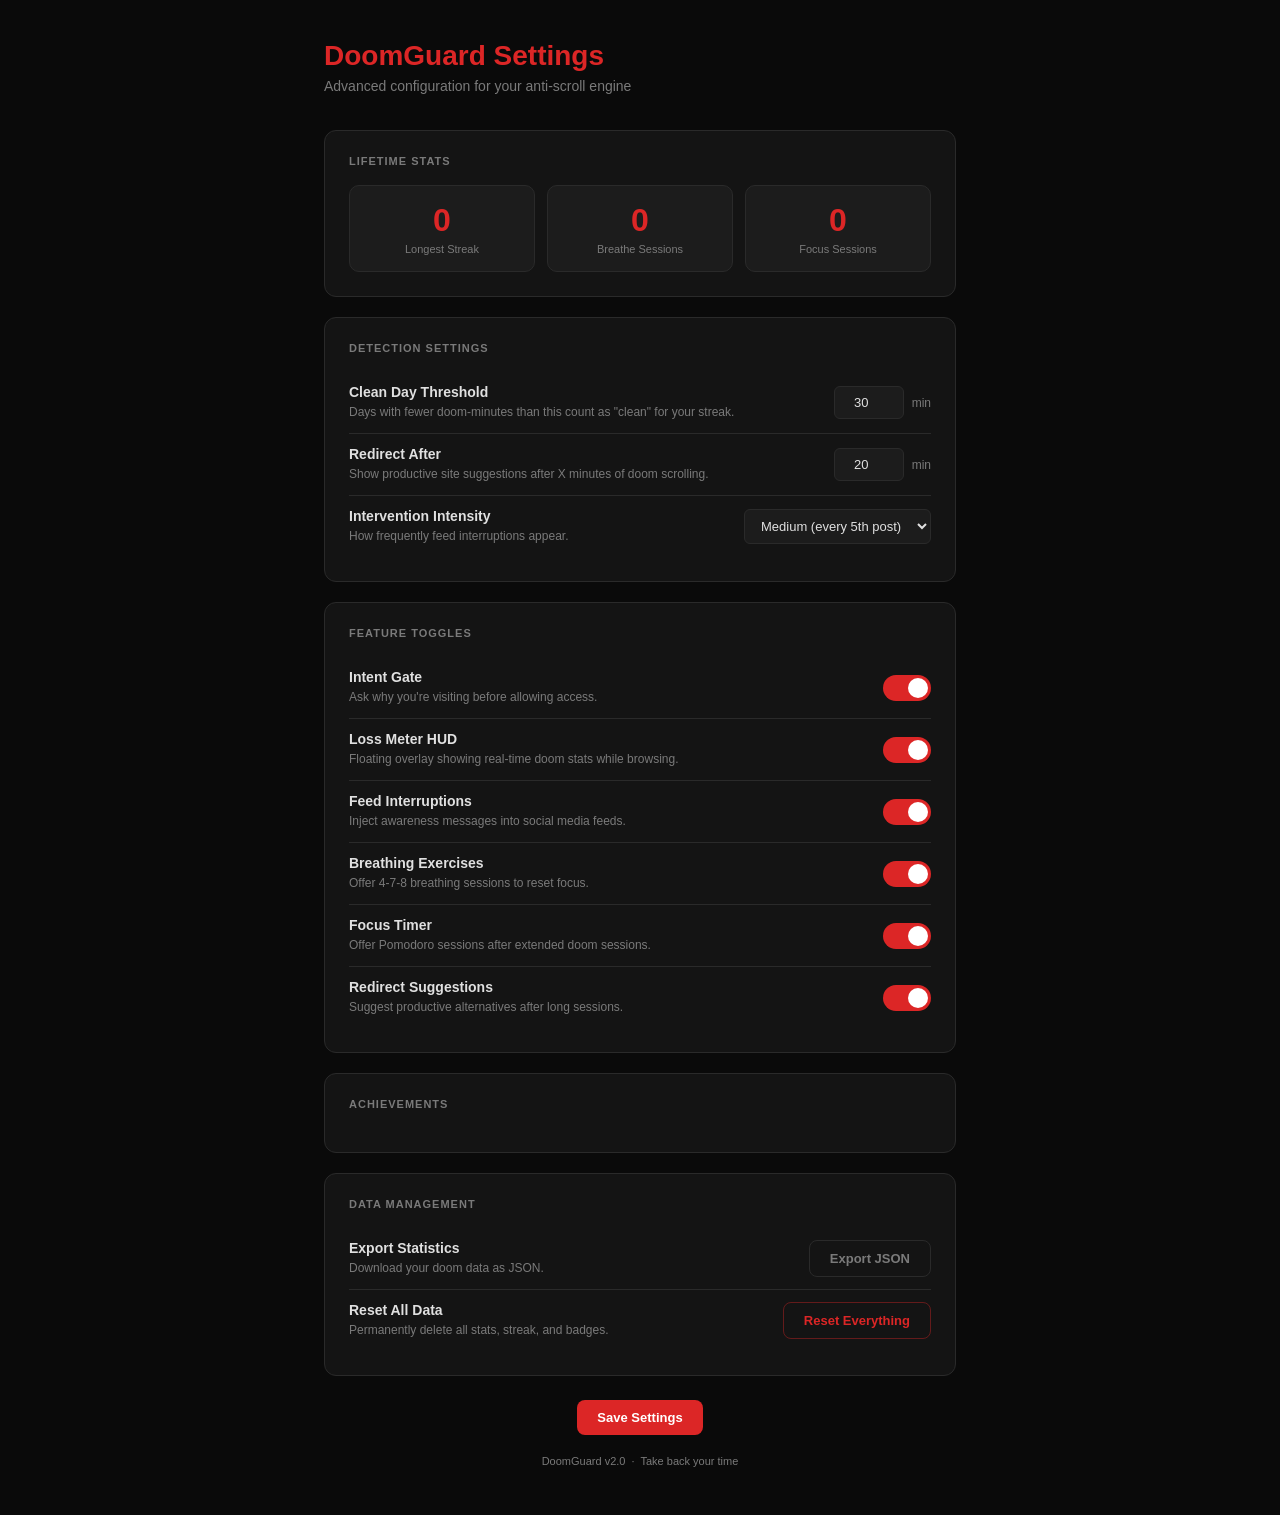
<file: extension/options.html>
<!DOCTYPE html>
<html lang="en">
<head>
  <meta charset="UTF-8">
  <title>DoomGuard – Options</title>
  <style>
    * { margin: 0; padding: 0; box-sizing: border-box; }
    :root {
      --bg: #0a0a0a; --surface: #141414; --surface-2: #1c1c1c;
      --border: #2a2a2a; --text: #e0e0e0; --muted: #7a7a7a;
      --red: #dc2626; --green: #16a34a; --orange: #ea580c;
    }
    body { background: var(--bg); color: var(--text); font-family: 'Inter', -apple-system, sans-serif; font-size: 14px; min-height: 100vh; }
    .container { max-width: 680px; margin: 0 auto; padding: 40px 24px; }
    .page-header { margin-bottom: 36px; }
    .page-header h1 { font-size: 28px; font-weight: 800; color: var(--red); margin-bottom: 6px; }
    .page-header p { color: var(--muted); font-size: 14px; }
    .section { background: var(--surface); border: 1px solid var(--border); border-radius: 12px; padding: 24px; margin-bottom: 20px; }
    .section-title { font-size: 11px; font-weight: 700; text-transform: uppercase; letter-spacing: 1px; color: var(--muted); margin-bottom: 18px; }
    .setting-row { display: flex; justify-content: space-between; align-items: center; padding: 12px 0; border-bottom: 1px solid var(--border); }
    .setting-row:last-child { border-bottom: none; }
    .setting-info h3 { font-size: 14px; font-weight: 600; color: var(--text); margin-bottom: 3px; }
    .setting-info p { font-size: 12px; color: var(--muted); max-width: 400px; line-height: 1.5; }
    .toggle-switch { position: relative; display: inline-block; width: 48px; height: 26px; flex-shrink: 0; }
    .toggle-switch input { opacity: 0; width: 0; height: 0; }
    .toggle-slider { position: absolute; cursor: pointer; inset: 0; background: var(--border); border-radius: 26px; transition: 0.3s; }
    .toggle-slider:before { content: ''; position: absolute; height: 20px; width: 20px; left: 3px; bottom: 3px; background: var(--muted); border-radius: 50%; transition: 0.3s; }
    input:checked + .toggle-slider { background: var(--red); }
    input:checked + .toggle-slider:before { background: #fff; transform: translateX(22px); }
    .btn { padding: 10px 20px; border-radius: 8px; font-size: 13px; font-weight: 600; cursor: pointer; transition: all 0.2s; }
    .btn-primary { background: var(--red); border: none; color: #fff; }
    .btn-primary:hover { background: #b91c1c; }
    .btn-danger { background: transparent; border: 1px solid rgba(220,38,38,0.4); color: var(--red); }
    .btn-danger:hover { background: rgba(220,38,38,0.1); }
    .btn-ghost { background: transparent; border: 1px solid var(--border); color: var(--muted); }
    .btn-ghost:hover { border-color: #3a3a3a; color: var(--text); }
    select { background: var(--surface-2); border: 1px solid var(--border); color: var(--text); padding: 8px 12px; border-radius: 6px; font-size: 13px; outline: none; }
    select:focus { border-color: var(--red); }
    input[type="number"], input[type="text"] { background: var(--surface-2); border: 1px solid var(--border); color: var(--text); padding: 8px 10px; border-radius: 6px; font-size: 13px; outline: none; }
    input[type="number"]:focus, input[type="text"]:focus { border-color: var(--red); }
    .badge-grid { display: grid; grid-template-columns: repeat(auto-fill, minmax(140px, 1fr)); gap: 12px; margin-top: 4px; }
    .badge-card { background: var(--surface-2); border: 1px solid var(--border); border-radius: 10px; padding: 14px; }
    .badge-card.earned { border-color: rgba(220,38,38,0.4); background: rgba(220,38,38,0.06); }
    .badge-card-icon { font-size: 11px; font-weight: 900; background: rgba(220,38,38,0.1); color: var(--red); width: 36px; height: 36px; border-radius: 50%; display: flex; align-items: center; justify-content: center; margin-bottom: 10px; }
    .badge-card.earned .badge-card-icon { box-shadow: 0 0 12px rgba(220,38,38,0.3); }
    .badge-card h4 { font-size: 13px; font-weight: 600; margin-bottom: 3px; }
    .badge-card p { font-size: 11px; color: var(--muted); line-height: 1.4; }
    .stats-grid { display: grid; grid-template-columns: repeat(3, 1fr); gap: 12px; }
    .stat-card { background: var(--surface-2); border: 1px solid var(--border); border-radius: 10px; padding: 16px; text-align: center; }
    .stat-card .big { font-size: 32px; font-weight: 800; color: var(--red); display: block; }
    .stat-card .lbl { font-size: 11px; color: var(--muted); display: block; margin-top: 4px; }
    .footer { text-align: center; color: var(--muted); font-size: 11px; padding: 20px 0 8px; }
    #save-success { color: var(--green); font-size: 12px; display: none; }
  </style>
</head>
<body>
  <div class="container">
    <div class="page-header">
      <h1>DoomGuard Settings</h1>
      <p>Advanced configuration for your anti-scroll engine</p>
    </div>

    <!-- Lifetime Stats -->
    <div class="section">
      <div class="section-title">Lifetime Stats</div>
      <div class="stats-grid" id="lifetime-stats">
        <div class="stat-card"><span class="big" id="ls-streak">0</span><span class="lbl">Longest Streak</span></div>
        <div class="stat-card"><span class="big" id="ls-breath">0</span><span class="lbl">Breathe Sessions</span></div>
        <div class="stat-card"><span class="big" id="ls-focus">0</span><span class="lbl">Focus Sessions</span></div>
      </div>
    </div>

    <!-- Detection Settings -->
    <div class="section">
      <div class="section-title">Detection Settings</div>
      <div class="setting-row">
        <div class="setting-info">
          <h3>Clean Day Threshold</h3>
          <p>Days with fewer doom-minutes than this count as "clean" for your streak.</p>
        </div>
        <div style="display:flex;align-items:center;gap:8px">
          <input type="number" id="opt-threshold" value="30" min="5" max="120" style="width:70px;text-align:center">
          <span style="color:var(--muted);font-size:12px">min</span>
        </div>
      </div>
      <div class="setting-row">
        <div class="setting-info">
          <h3>Redirect After</h3>
          <p>Show productive site suggestions after X minutes of doom scrolling.</p>
        </div>
        <div style="display:flex;align-items:center;gap:8px">
          <input type="number" id="opt-redirect-after" value="20" min="5" max="60" style="width:70px;text-align:center">
          <span style="color:var(--muted);font-size:12px">min</span>
        </div>
      </div>
      <div class="setting-row">
        <div class="setting-info">
          <h3>Intervention Intensity</h3>
          <p>How frequently feed interruptions appear.</p>
        </div>
        <select id="opt-intensity">
          <option value="light">Light (every 8th post)</option>
          <option value="medium" selected>Medium (every 5th post)</option>
          <option value="heavy">Heavy (every 3rd post)</option>
        </select>
      </div>
    </div>

    <!-- Features Toggle -->
    <div class="section">
      <div class="section-title">Feature Toggles</div>
      <div class="setting-row">
        <div class="setting-info"><h3>Intent Gate</h3><p>Ask why you're visiting before allowing access.</p></div>
        <label class="toggle-switch"><input type="checkbox" id="opt-intent-gate" checked><span class="toggle-slider"></span></label>
      </div>
      <div class="setting-row">
        <div class="setting-info"><h3>Loss Meter HUD</h3><p>Floating overlay showing real-time doom stats while browsing.</p></div>
        <label class="toggle-switch"><input type="checkbox" id="opt-loss-meter" checked><span class="toggle-slider"></span></label>
      </div>
      <div class="setting-row">
        <div class="setting-info"><h3>Feed Interruptions</h3><p>Inject awareness messages into social media feeds.</p></div>
        <label class="toggle-switch"><input type="checkbox" id="opt-interruptions" checked><span class="toggle-slider"></span></label>
      </div>
      <div class="setting-row">
        <div class="setting-info"><h3>Breathing Exercises</h3><p>Offer 4-7-8 breathing sessions to reset focus.</p></div>
        <label class="toggle-switch"><input type="checkbox" id="opt-breathing" checked><span class="toggle-slider"></span></label>
      </div>
      <div class="setting-row">
        <div class="setting-info"><h3>Focus Timer</h3><p>Offer Pomodoro sessions after extended doom sessions.</p></div>
        <label class="toggle-switch"><input type="checkbox" id="opt-focus-timer" checked><span class="toggle-slider"></span></label>
      </div>
      <div class="setting-row">
        <div class="setting-info"><h3>Redirect Suggestions</h3><p>Suggest productive alternatives after long sessions.</p></div>
        <label class="toggle-switch"><input type="checkbox" id="opt-redirect" checked><span class="toggle-slider"></span></label>
      </div>
    </div>

    <!-- Badges earned -->
    <div class="section">
      <div class="section-title">Achievements</div>
      <div class="badge-grid" id="badge-grid"><!-- Inserted by JS --></div>
    </div>

    <!-- Data Management -->
    <div class="section">
      <div class="section-title">Data Management</div>
      <div class="setting-row">
        <div class="setting-info"><h3>Export Statistics</h3><p>Download your doom data as JSON.</p></div>
        <button class="btn btn-ghost" id="export-btn">Export JSON</button>
      </div>
      <div class="setting-row">
        <div class="setting-info"><h3>Reset All Data</h3><p>Permanently delete all stats, streak, and badges.</p></div>
        <button class="btn btn-danger" id="reset-all-btn">Reset Everything</button>
      </div>
    </div>

    <div style="text-align:center;margin-top:24px;display:flex;gap:12px;justify-content:center">
      <button class="btn btn-primary" id="save-btn">Save Settings</button>
      <span id="save-success">Saved!</span>
    </div>

    <div class="footer">DoomGuard v2.0 &nbsp;·&nbsp; Take back your time</div>
  </div>

  <script src="options.js"></script>
</body>
</html>
</file>
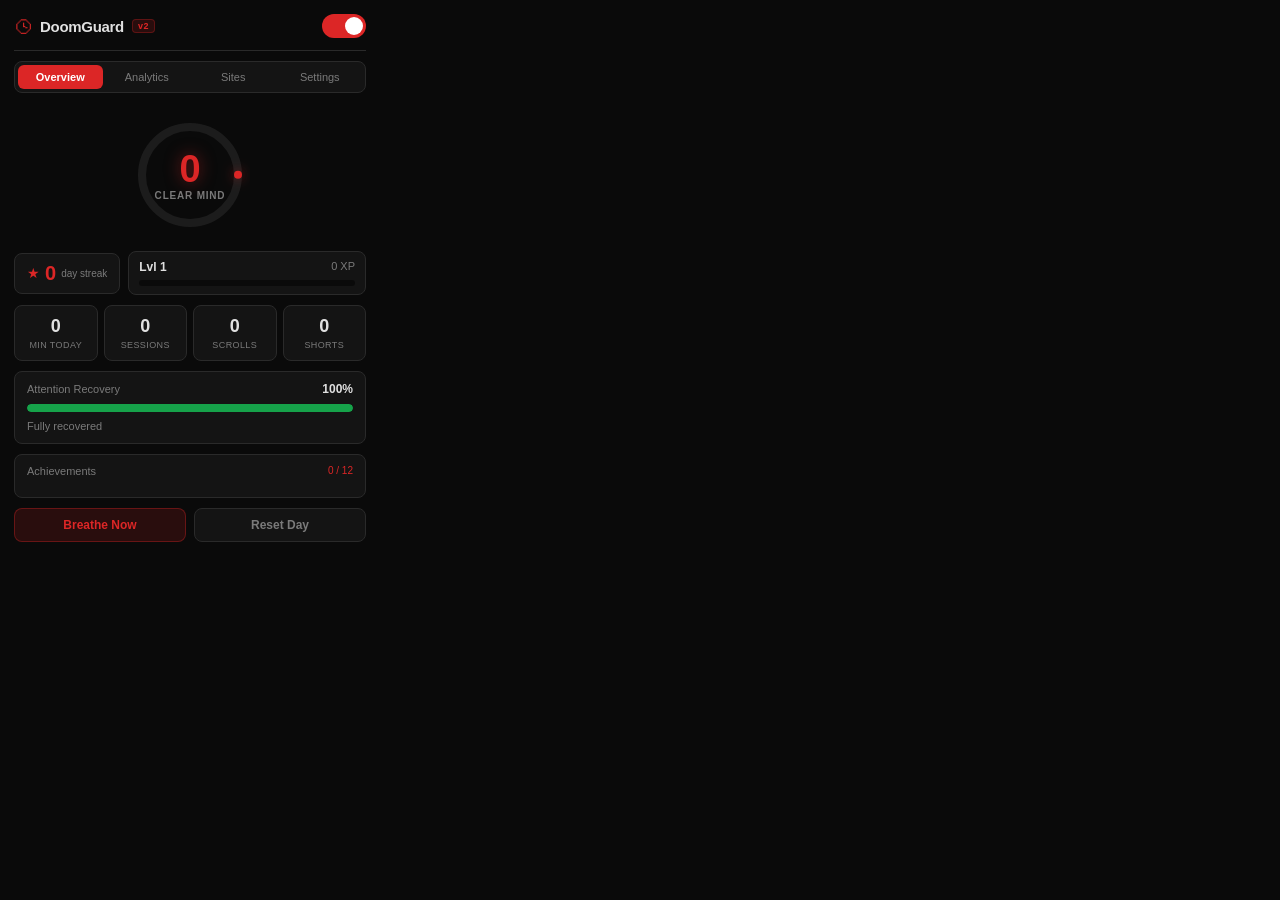
<file: extension/popup.html>
<!DOCTYPE html>
<html lang="en">
<head>
  <meta charset="UTF-8">
  <meta name="viewport" content="width=device-width, initial-scale=1.0">
  <title>DoomGuard</title>
  <link rel="stylesheet" href="css/popup.css">
</head>
<body>
  <div class="popup-container">

    <!-- Header -->
    <header class="popup-header">
      <div class="logo">
        <img src="icons/icon16.png" width="18" height="18" alt="">
        <span>DoomGuard</span>
        <span class="version-tag">v2</span>
      </div>
      <label class="toggle-switch">
        <input type="checkbox" id="enabled-toggle" checked>
        <span class="toggle-slider"></span>
      </label>
    </header>

    <!-- Tab Navigation -->
    <nav class="tab-nav">
      <button class="tab-btn active" data-tab="overview">Overview</button>
      <button class="tab-btn" data-tab="analytics">Analytics</button>
      <button class="tab-btn" data-tab="sites">Sites</button>
      <button class="tab-btn" data-tab="settings">Settings</button>
    </nav>

    <!-- ===== TAB: OVERVIEW ===== -->
    <div class="tab-content active" id="tab-overview">

      <!-- Doom Score Ring -->
      <div class="score-section">
        <div class="score-ring-container">
          <svg class="score-ring-svg" viewBox="0 0 120 120">
            <defs>
              <linearGradient id="scoreGrad" x1="0%" y1="0%" x2="100%" y2="0%">
                <stop offset="0%" stop-color="#16a34a"/>
                <stop offset="50%" stop-color="#d97706"/>
                <stop offset="100%" stop-color="#dc2626"/>
              </linearGradient>
            </defs>
            <circle class="score-ring-bg" cx="60" cy="60" r="48"/>
            <circle class="score-ring-fill" id="score-ring-fill" cx="60" cy="60" r="48"
                    stroke-dasharray="0 301" stroke-dashoffset="-75"/>
          </svg>
          <div class="score-ring-inner">
            <span class="score-big" id="doom-score-display">0</span>
            <span class="score-level-text" id="doom-level-display">Clear Mind</span>
          </div>
        </div>
      </div>

      <!-- Streak + Level row -->
      <div class="streak-level-row">
        <div class="streak-card">
          <span class="streak-fire">&#9733;</span>
          <span class="streak-num" id="streak-display">0</span>
          <span class="streak-lbl">day streak</span>
        </div>
        <div class="xp-card">
          <div class="xp-row">
            <span class="xp-lvl-label" id="xp-level-label">Lvl 1</span>
            <span class="xp-points" id="xp-points-label">0 XP</span>
          </div>
          <div class="xp-bar-track">
            <div class="xp-bar-fill" id="xp-bar-fill" style="width:0%"></div>
          </div>
        </div>
      </div>

      <!-- Today Stats 4-grid -->
      <div class="stats-grid">
        <div class="stat-card">
          <span class="stat-value" id="today-minutes">0</span>
          <span class="stat-label">min today</span>
        </div>
        <div class="stat-card">
          <span class="stat-value" id="sessions-count">0</span>
          <span class="stat-label">sessions</span>
        </div>
        <div class="stat-card">
          <span class="stat-value" id="scrolls-count">0</span>
          <span class="stat-label">scrolls</span>
        </div>
        <div class="stat-card">
          <span class="stat-value" id="shorts-count">0</span>
          <span class="stat-label">shorts</span>
        </div>
      </div>

      <!-- Attention Recovery -->
      <div class="recovery-section">
        <div class="recovery-header-row">
          <span class="recovery-label">Attention Recovery</span>
          <span class="recovery-pct" id="recovery-pct">100%</span>
        </div>
        <div class="recovery-bar">
          <div class="recovery-fill" id="recovery-fill" style="width:100%"></div>
        </div>
        <span class="recovery-info" id="recovery-time">Fully recovered</span>
      </div>

      <!-- Badges -->
      <div class="badges-section">
        <div class="badges-header">
          <span class="badges-title">Achievements</span>
          <span class="badges-count" id="badges-count">0 / 12</span>
        </div>
        <div class="badges-grid" id="badges-grid">
          <!-- Inserted by JS -->
        </div>
      </div>

      <!-- Quick Actions -->
      <div class="quick-actions">
        <button class="action-btn breathe-action" id="breathe-now-btn">Breathe Now</button>
        <button class="action-btn reset-action" id="reset-stats">Reset Day</button>
      </div>
    </div>

    <!-- ===== TAB: ANALYTICS ===== -->
    <div class="tab-content" id="tab-analytics">

      <!-- Weekly Chart -->
      <div class="analytics-card">
        <div class="analytics-card-header">
          <span>Weekly Overview</span>
          <span class="analytics-sub" id="weekly-total-label"></span>
        </div>
        <div class="chart-container" id="weekly-chart"></div>
        <div class="chart-labels">
          <span>Mon</span><span>Tue</span><span>Wed</span><span>Thu</span><span>Fri</span><span>Sat</span><span>Sun</span>
        </div>
      </div>

      <!-- Hourly Heatmap -->
      <div class="analytics-card">
        <div class="analytics-card-header">
          <span>Hourly Activity</span>
          <span class="analytics-sub" id="heatmap-worst-label"></span>
        </div>
        <div class="heatmap-grid" id="heatmap-grid"></div>
        <div class="heatmap-time-labels">
          <span>12am</span><span>6am</span><span>12pm</span><span>6pm</span><span>11pm</span>
        </div>
      </div>

      <!-- Platform Breakdown -->
      <div class="analytics-card">
        <div class="analytics-card-header">
          <span>Platform Breakdown</span>
        </div>
        <div class="platforms-list" id="platforms-list">
          <div class="no-data-msg">No session data yet</div>
        </div>
      </div>

      <!-- Best / Worst days -->
      <div class="analytics-card">
        <div class="analytics-card-header">
          <span>Best & Worst Days</span>
        </div>
        <div class="bestworst-row" id="bestworst-row">
          <div class="no-data-msg">Not enough data yet</div>
        </div>
      </div>
    </div>

    <!-- ===== TAB: SITES ===== -->
    <div class="tab-content" id="tab-sites">

      <div class="sites-section">
        <div class="sites-section-header">
          <span>Default Sites</span>
          <span class="sites-note">Toggle to disable tracking</span>
        </div>
        <div class="sites-list" id="default-sites-list">
          <!-- Inserted by JS -->
        </div>
      </div>

      <div class="sites-section">
        <div class="sites-section-header">
          <span>Custom Sites</span>
        </div>
        <div class="add-site-row">
          <input type="text" id="custom-site-input" placeholder="example.com" class="site-input" autocomplete="off">
          <button class="add-site-btn" id="add-site-btn">Add</button>
        </div>
        <div class="sites-list" id="custom-sites-list">
          <div class="no-data-msg" id="no-custom-sites">No custom sites added yet</div>
        </div>
      </div>
    </div>

    <!-- ===== TAB: SETTINGS ===== -->
    <div class="tab-content" id="tab-settings">

      <div class="settings-section">
        <div class="settings-section-title">Features</div>
        <div class="setting-item">
          <span>Intent Gate</span>
          <label class="toggle-switch small">
            <input type="checkbox" id="intent-gate-toggle" checked>
            <span class="toggle-slider"></span>
          </label>
        </div>
        <div class="setting-item">
          <span>Loss Meter / HUD</span>
          <label class="toggle-switch small">
            <input type="checkbox" id="loss-meter-toggle" checked>
            <span class="toggle-slider"></span>
          </label>
        </div>
        <div class="setting-item">
          <span>Feed Interruptions</span>
          <label class="toggle-switch small">
            <input type="checkbox" id="interruptions-toggle" checked>
            <span class="toggle-slider"></span>
          </label>
        </div>
        <div class="setting-item">
          <span>Breathing Exercises</span>
          <label class="toggle-switch small">
            <input type="checkbox" id="breathing-toggle" checked>
            <span class="toggle-slider"></span>
          </label>
        </div>
        <div class="setting-item">
          <span>Focus Timer Offers</span>
          <label class="toggle-switch small">
            <input type="checkbox" id="focus-toggle" checked>
            <span class="toggle-slider"></span>
          </label>
        </div>
        <div class="setting-item">
          <span>Redirect Suggestions</span>
          <label class="toggle-switch small">
            <input type="checkbox" id="redirect-toggle" checked>
            <span class="toggle-slider"></span>
          </label>
        </div>
        <div class="setting-item noporn-row">
          <div>
            <span class="setting-main-label">No Explicit Content</span>
            <span class="setting-sub-label">Scans &amp; blurs skin-exposed images. Blocks page on repeat detections.</span>
          </div>
          <label class="toggle-switch small">
            <input type="checkbox" id="noporn-toggle" checked>
            <span class="toggle-slider"></span>
          </label>
        </div>
      </div>

      <div class="settings-section">
        <div class="settings-section-title">Intervention Intensity</div>
        <div class="intensity-row">
          <button class="intensity-btn" data-level="light">Light</button>
          <button class="intensity-btn active" data-level="medium">Medium</button>
          <button class="intensity-btn" data-level="heavy">Heavy</button>
        </div>
        <div class="intensity-desc" id="intensity-desc">Interruptions every 5th post</div>
      </div>

      <div class="settings-section">
        <div class="settings-section-title">Clean Day Goal</div>
        <div class="threshold-row">
          <span class="threshold-label">Under</span>
          <input type="number" id="threshold-input" class="threshold-input" value="30" min="5" max="120">
          <span class="threshold-label">min = clean day</span>
        </div>
      </div>

      <div class="settings-section danger-section">
        <div class="settings-section-title">Danger Zone</div>
        <button class="danger-btn" id="reset-all-data">Reset All Data</button>
      </div>
    </div>

  </div><!-- end popup-container -->

  <script src="popup.js"></script>
</body>
</html>
</file>
<file: extension/css/popup.css>
/* DoomGuard Popup CSS v2 — Dark red neon theme */

* { margin: 0; padding: 0; box-sizing: border-box; }

:root {
  --bg: #0a0a0a;
  --surface: #141414;
  --surface-2: #1c1c1c;
  --border: #2a2a2a;
  --border-bright: #3a3a3a;
  --text: #e0e0e0;
  --text-muted: #7a7a7a;
  --red: #dc2626;
  --red-dark: #991b1b;
  --red-glow: rgba(220, 38, 38, 0.15);
  --orange: #ea580c;
  --yellow: #d97706;
  --green: #16a34a;
  --accent: #dc2626;
}

body {
  width: 380px;
  min-height: 520px;
  background: var(--bg);
  color: var(--text);
  font-family: 'Inter', -apple-system, BlinkMacSystemFont, 'Segoe UI', sans-serif;
  font-size: 13px;
  overflow-x: hidden;
}

.popup-container { padding: 14px 14px 12px; }

/* ============================================
   HEADER
   ============================================ */
.popup-header {
  display: flex;
  justify-content: space-between;
  align-items: center;
  padding-bottom: 12px;
  border-bottom: 1px solid var(--border);
  margin-bottom: 10px;
}

.logo {
  display: flex;
  align-items: center;
  gap: 8px;
  font-weight: 700;
  font-size: 15px;
  letter-spacing: -0.3px;
  color: var(--text);
}

.logo img { border-radius: 3px; }

.version-tag {
  font-size: 9px;
  font-weight: 600;
  background: var(--red-glow);
  color: var(--red);
  border: 1px solid rgba(220,38,38,0.3);
  padding: 1px 5px;
  border-radius: 4px;
  letter-spacing: 0.5px;
}

/* Toggle Switch */
.toggle-switch {
  position: relative;
  display: inline-block;
  width: 44px;
  height: 24px;
  cursor: pointer;
}
.toggle-switch.small { width: 36px; height: 20px; }
.toggle-switch input { opacity: 0; width: 0; height: 0; }
.toggle-slider {
  position: absolute; cursor: pointer; inset: 0;
  background: var(--border); border-radius: 24px;
  transition: 0.3s;
}
.toggle-slider:before {
  content: '';
  position: absolute;
  height: 18px; width: 18px;
  left: 3px; bottom: 3px;
  background: var(--text-muted);
  border-radius: 50%;
  transition: 0.3s;
}
.toggle-switch.small .toggle-slider:before { height: 14px; width: 14px; }
input:checked + .toggle-slider { background: var(--red); }
input:checked + .toggle-slider:before { background: #fff; transform: translateX(20px); }
.toggle-switch.small input:checked + .toggle-slider:before { transform: translateX(16px); }

/* ============================================
   TABS
   ============================================ */
.tab-nav {
  display: grid;
  grid-template-columns: repeat(4, 1fr);
  gap: 2px;
  background: var(--surface);
  border: 1px solid var(--border);
  border-radius: 8px;
  padding: 3px;
  margin-bottom: 12px;
}

.tab-btn {
  background: transparent;
  border: none;
  color: var(--text-muted);
  font-size: 11px;
  font-weight: 500;
  padding: 6px 4px;
  border-radius: 6px;
  cursor: pointer;
  transition: all 0.2s ease;
  text-align: center;
}
.tab-btn:hover { color: var(--text); background: var(--surface-2); }
.tab-btn.active { background: var(--red); color: #fff; font-weight: 600; }

.tab-content { display: none; }
.tab-content.active { display: block; animation: fadeUp 0.25s ease; }

@keyframes fadeUp {
  from { opacity: 0; transform: translateY(6px); }
  to { opacity: 1; transform: translateY(0); }
}

/* ============================================
   SCORE RING
   ============================================ */
.score-section {
  display: flex;
  justify-content: center;
  margin-bottom: 12px;
  padding: 10px 0 4px;
}

.score-ring-container {
  position: relative;
  width: 120px;
  height: 120px;
}

.score-ring-svg { width: 120px; height: 120px; transform: rotate(-90deg); }

.score-ring-bg {
  fill: none;
  stroke: var(--surface-2);
  stroke-width: 8;
}

.score-ring-fill {
  fill: none;
  stroke: var(--red);
  stroke-width: 8;
  stroke-linecap: round;
  filter: drop-shadow(0 0 6px rgba(220,38,38,0.6));
  transition: stroke-dasharray 0.8s ease, stroke 0.5s ease;
}

.score-ring-inner {
  position: absolute;
  inset: 0;
  display: flex;
  flex-direction: column;
  align-items: center;
  justify-content: center;
  gap: 2px;
}

.score-big {
  font-size: 38px;
  font-weight: 800;
  color: var(--red);
  line-height: 1;
  filter: drop-shadow(0 0 8px rgba(220,38,38,0.5));
}

.score-level-text {
  font-size: 10px;
  font-weight: 600;
  text-transform: uppercase;
  letter-spacing: 0.8px;
  color: var(--text-muted);
}

/* ============================================
   STREAK & XP
   ============================================ */
.streak-level-row {
  display: grid;
  grid-template-columns: auto 1fr;
  gap: 8px;
  margin-bottom: 10px;
  align-items: center;
}

.streak-card {
  display: flex;
  align-items: center;
  gap: 5px;
  background: var(--surface);
  border: 1px solid var(--border);
  border-radius: 8px;
  padding: 8px 12px;
  white-space: nowrap;
}

.streak-fire { color: var(--red); font-size: 14px; }
.streak-num { font-size: 20px; font-weight: 800; color: var(--red); }
.streak-lbl { font-size: 10px; color: var(--text-muted); }

.xp-card {
  background: var(--surface);
  border: 1px solid var(--border);
  border-radius: 8px;
  padding: 8px 10px;
}

.xp-row {
  display: flex;
  justify-content: space-between;
  margin-bottom: 6px;
}

.xp-lvl-label { font-size: 12px; font-weight: 700; color: var(--text); }
.xp-points { font-size: 11px; color: var(--text-muted); }

.xp-bar-track {
  height: 6px;
  background: var(--bg);
  border-radius: 3px;
  overflow: hidden;
}

.xp-bar-fill {
  height: 100%;
  background: linear-gradient(90deg, var(--red-dark), var(--red));
  border-radius: 3px;
  transition: width 0.8s ease;
  box-shadow: 0 0 6px rgba(220,38,38,0.4);
}

/* ============================================
   STATS GRID
   ============================================ */
.stats-grid {
  display: grid;
  grid-template-columns: repeat(4, 1fr);
  gap: 6px;
  margin-bottom: 10px;
}

.stat-card {
  background: var(--surface);
  border: 1px solid var(--border);
  border-radius: 8px;
  padding: 10px 6px;
  text-align: center;
  transition: border-color 0.2s;
}
.stat-card:hover { border-color: var(--border-bright); }

.stat-value {
  display: block;
  font-size: 18px;
  font-weight: 700;
  color: var(--text);
  line-height: 1.2;
}

.stat-label {
  display: block;
  font-size: 9px;
  color: var(--text-muted);
  margin-top: 2px;
  text-transform: uppercase;
  letter-spacing: 0.4px;
}

/* ============================================
   RECOVERY
   ============================================ */
.recovery-section {
  background: var(--surface);
  border: 1px solid var(--border);
  border-radius: 8px;
  padding: 10px 12px;
  margin-bottom: 10px;
}

.recovery-header-row {
  display: flex;
  justify-content: space-between;
  align-items: center;
  margin-bottom: 8px;
}

.recovery-label { font-size: 11px; color: var(--text-muted); }
.recovery-pct { font-size: 12px; font-weight: 600; color: var(--text); }

.recovery-bar {
  height: 8px;
  background: var(--bg);
  border-radius: 4px;
  overflow: hidden;
  margin-bottom: 6px;
}

.recovery-fill {
  height: 100%;
  background: var(--green);
  border-radius: 4px;
  transition: width 0.7s ease, background 0.5s ease;
}

.recovery-info { font-size: 11px; color: var(--text-muted); }

/* ============================================
   BADGES
   ============================================ */
.badges-section {
  background: var(--surface);
  border: 1px solid var(--border);
  border-radius: 8px;
  padding: 10px 12px;
  margin-bottom: 10px;
}

.badges-header {
  display: flex;
  justify-content: space-between;
  align-items: center;
  margin-bottom: 10px;
}

.badges-title { font-size: 11px; color: var(--text-muted); font-weight: 500; }
.badges-count { font-size: 10px; color: var(--red); }

.badges-grid {
  display: grid;
  grid-template-columns: repeat(6, 1fr);
  gap: 6px;
}

.badge-item {
  display: flex;
  flex-direction: column;
  align-items: center;
  gap: 3px;
  padding: 6px 2px;
  border-radius: 6px;
  cursor: pointer;
  transition: all 0.2s;
}

.badge-item.earned {
  background: rgba(220,38,38,0.12);
  border: 1px solid rgba(220,38,38,0.3);
}

.badge-item.locked {
  background: var(--surface-2);
  border: 1px solid var(--border);
  opacity: 0.45;
}

.badge-item.earned:hover { transform: scale(1.1); border-color: var(--red); }

.badge-icon {
  font-size: 9px;
  font-weight: 900;
  color: var(--red);
  background: rgba(220,38,38,0.1);
  width: 26px;
  height: 26px;
  border-radius: 50%;
  display: flex;
  align-items: center;
  justify-content: center;
  letter-spacing: -0.5px;
}

.badge-item.locked .badge-icon { color: var(--text-muted); background: transparent; }

.badge-name {
  font-size: 7px;
  color: var(--text-muted);
  text-align: center;
  line-height: 1.2;
  word-break: break-word;
}

.badge-item.earned .badge-name { color: var(--text); }

/* ============================================
   QUICK ACTIONS
   ============================================ */
.quick-actions {
  display: grid;
  grid-template-columns: 1fr 1fr;
  gap: 8px;
  margin-bottom: 4px;
}

.action-btn {
  padding: 9px;
  border-radius: 8px;
  border: none;
  font-size: 12px;
  font-weight: 600;
  cursor: pointer;
  transition: all 0.2s ease;
}

.breathe-action {
  background: var(--red-glow);
  border: 1px solid rgba(220,38,38,0.35);
  color: var(--red);
}
.breathe-action:hover { background: rgba(220,38,38,0.25); transform: translateY(-1px); }

.reset-action {
  background: var(--surface);
  border: 1px solid var(--border);
  color: var(--text-muted);
}
.reset-action:hover { border-color: var(--border-bright); color: var(--text); }

/* ============================================
   ANALYTICS TAB
   ============================================ */
.analytics-card {
  background: var(--surface);
  border: 1px solid var(--border);
  border-radius: 8px;
  padding: 12px;
  margin-bottom: 8px;
}

.analytics-card-header {
  display: flex;
  justify-content: space-between;
  align-items: center;
  font-size: 11px;
  color: var(--text-muted);
  font-weight: 500;
  margin-bottom: 10px;
}

.analytics-sub { font-size: 10px; color: var(--red); }

/* Weekly Chart */
.chart-container {
  display: flex;
  align-items: flex-end;
  justify-content: space-between;
  height: 72px;
  gap: 6px;
  margin-bottom: 6px;
}

.chart-bar {
  flex: 1;
  background: rgba(220,38,38,0.5);
  border-radius: 4px 4px 0 0;
  min-height: 4px;
  transition: height 0.4s ease, background 0.3s ease;
  position: relative;
  cursor: pointer;
}

.chart-bar:hover {
  background: var(--red);
}

.chart-bar::after {
  content: attr(data-value);
  position: absolute;
  top: -20px;
  left: 50%;
  transform: translateX(-50%);
  background: var(--surface-2);
  border: 1px solid var(--border);
  padding: 2px 5px;
  border-radius: 4px;
  font-size: 9px;
  white-space: nowrap;
  opacity: 0;
  pointer-events: none;
  transition: opacity 0.2s;
}

.chart-bar:hover::after { opacity: 1; }

.chart-bar.today {
  background: var(--red);
  box-shadow: 0 0 8px rgba(220,38,38,0.4);
}

.chart-labels {
  display: flex;
  justify-content: space-between;
  font-size: 9px;
  color: var(--text-muted);
}

/* Hourly Heatmap */
.heatmap-grid {
  display: grid;
  grid-template-columns: repeat(24, 1fr);
  gap: 2px;
  margin-bottom: 4px;
}

.heatmap-cell {
  height: 20px;
  border-radius: 2px;
  cursor: pointer;
  transition: transform 0.1s;
}
.heatmap-cell:hover { transform: scaleY(1.3); }

.heatmap-time-labels {
  display: flex;
  justify-content: space-between;
  font-size: 9px;
  color: var(--text-muted);
  padding: 0 2px;
}

/* Platform Breakdown */
.platform-row {
  display: grid;
  grid-template-columns: 1fr 1fr auto;
  align-items: center;
  gap: 8px;
  padding: 6px 0;
  border-bottom: 1px solid var(--border);
}
.platform-row:last-child { border-bottom: none; }

.platform-info { display: flex; flex-direction: column; gap: 1px; }
.platform-name { font-size: 12px; color: var(--text); }
.platform-sessions { font-size: 9px; color: var(--text-muted); }

.platform-bar-wrap {
  height: 6px;
  background: var(--bg);
  border-radius: 3px;
  overflow: hidden;
}

.platform-bar-fill {
  height: 100%;
  background: linear-gradient(90deg, var(--red-dark), var(--red));
  border-radius: 3px;
  transition: width 0.6s ease;
}

.platform-pct { font-size: 10px; color: var(--text-muted); min-width: 28px; text-align: right; }

/* Best / Worst days */
.bestworst-row {
  display: grid;
  grid-template-columns: 1fr 1fr;
  gap: 8px;
}

.bestworst-card {
  padding: 10px;
  border-radius: 6px;
  display: flex;
  flex-direction: column;
  gap: 3px;
}

.bestworst-card.best { background: rgba(22,163,74,0.1); border: 1px solid rgba(22,163,74,0.3); }
.bestworst-card.worst { background: rgba(220,38,38,0.1); border: 1px solid rgba(220,38,38,0.25); }

.bw-label { font-size: 9px; text-transform: uppercase; letter-spacing: 0.5px; color: var(--text-muted); }
.bw-date { font-size: 11px; color: var(--text); }
.bestworst-card.best .bw-value { font-size: 18px; font-weight: 700; color: var(--green); }
.bestworst-card.worst .bw-value { font-size: 18px; font-weight: 700; color: var(--red); }

.no-data-msg { color: var(--text-muted); font-size: 11px; text-align: center; padding: 10px 0; }

/* ============================================
   SITES TAB
   ============================================ */
.sites-section {
  background: var(--surface);
  border: 1px solid var(--border);
  border-radius: 8px;
  padding: 12px;
  margin-bottom: 8px;
}

.sites-section-header {
  display: flex;
  justify-content: space-between;
  align-items: center;
  margin-bottom: 10px;
}

.sites-section-header span:first-child { font-size: 11px; font-weight: 600; color: var(--text-muted); }
.sites-note { font-size: 9px; color: var(--text-muted); }

.sites-list { max-height: 160px; overflow-y: auto; }

.site-item {
  display: flex;
  justify-content: space-between;
  align-items: center;
  padding: 7px 0;
  font-size: 12px;
  border-bottom: 1px solid var(--border);
}
.site-item:last-child { border-bottom: none; }
.site-name { color: var(--text); }

.add-site-row {
  display: flex;
  gap: 6px;
  margin-bottom: 8px;
}

.site-input {
  flex: 1;
  background: var(--bg);
  border: 1px solid var(--border);
  border-radius: 6px;
  padding: 7px 10px;
  color: var(--text);
  font-size: 12px;
  outline: none;
  transition: border-color 0.2s;
}
.site-input:focus { border-color: var(--red); }
.site-input::placeholder { color: var(--text-muted); }

.add-site-btn {
  background: var(--red);
  border: none;
  color: #fff;
  padding: 7px 14px;
  border-radius: 6px;
  font-size: 12px;
  font-weight: 600;
  cursor: pointer;
  transition: all 0.2s;
}
.add-site-btn:hover { background: #b91c1c; }

.remove-site-btn {
  background: transparent;
  border: 1px solid var(--border);
  color: var(--text-muted);
  padding: 3px 8px;
  border-radius: 4px;
  font-size: 10px;
  cursor: pointer;
  transition: all 0.2s;
}
.remove-site-btn:hover { border-color: var(--red); color: var(--red); }

/* ============================================
   SETTINGS TAB
   ============================================ */
.settings-section {
  background: var(--surface);
  border: 1px solid var(--border);
  border-radius: 8px;
  padding: 12px;
  margin-bottom: 8px;
}

.settings-section-title {
  font-size: 10px;
  font-weight: 600;
  text-transform: uppercase;
  letter-spacing: 0.8px;
  color: var(--text-muted);
  margin-bottom: 10px;
}

.setting-item {
  display: flex;
  justify-content: space-between;
  align-items: center;
  padding: 7px 0;
  font-size: 12px;
  border-bottom: 1px solid var(--border);
}
.setting-item:last-child { border-bottom: none; }

/* No-porn setting row has a sub-label */
.noporn-row { align-items: flex-start; gap: 12px; }
.noporn-row .toggle-switch { margin-top: 2px; flex-shrink: 0; }
.setting-main-label { display: block; font-size: 12px; color: var(--text); margin-bottom: 3px; }
.setting-sub-label { display: block; font-size: 10px; color: var(--text-muted); line-height: 1.5; max-width: 240px; }

.intensity-row {
  display: grid;
  grid-template-columns: repeat(3, 1fr);
  gap: 6px;
  margin-bottom: 8px;
}

.intensity-btn {
  background: var(--bg);
  border: 1px solid var(--border);
  color: var(--text-muted);
  padding: 7px;
  border-radius: 6px;
  font-size: 11px;
  cursor: pointer;
  transition: all 0.2s;
  text-align: center;
}
.intensity-btn:hover { border-color: var(--border-bright); color: var(--text); }
.intensity-btn.active { background: var(--red-glow); border-color: var(--red); color: var(--red); font-weight: 600; }

.intensity-desc { font-size: 10px; color: var(--text-muted); }

.threshold-row {
  display: flex;
  align-items: center;
  gap: 8px;
}

.threshold-label { font-size: 12px; color: var(--text); }

.threshold-input {
  width: 56px;
  background: var(--bg);
  border: 1px solid var(--border);
  border-radius: 6px;
  padding: 5px 8px;
  color: var(--red);
  font-size: 13px;
  font-weight: 700;
  text-align: center;
  outline: none;
}
.threshold-input:focus { border-color: var(--red); }

.danger-section { border-color: rgba(220,38,38,0.2); }

.danger-btn {
  width: 100%;
  background: transparent;
  border: 1px solid rgba(220,38,38,0.4);
  color: var(--red);
  padding: 9px;
  border-radius: 6px;
  font-size: 12px;
  cursor: pointer;
  transition: all 0.2s;
}
.danger-btn:hover { background: rgba(220,38,38,0.1); }

/* ============================================
   SCROLLBAR
   ============================================ */
::-webkit-scrollbar { width: 4px; }
::-webkit-scrollbar-track { background: var(--bg); }
::-webkit-scrollbar-thumb { background: var(--border); border-radius: 2px; }
::-webkit-scrollbar-thumb:hover { background: var(--text-muted); }

/* ============================================
   FISHEYE / ZOOM HOVER EFFECTS
   Pure CSS — zero JS, zero performance cost
   Uses GPU-composited transform, no layout reflow
   ============================================ */

/* Stat cards — 4-grid overview */
.stat-card {
  transition: border-color 0.2s, transform 0.18s cubic-bezier(0.34,1.56,0.64,1), box-shadow 0.18s ease !important;
  cursor: default;
}
.stat-card:hover {
  border-color: var(--red) !important;
  transform: scale(1.09) !important;
  box-shadow: 0 4px 18px rgba(220,38,38,0.2) !important;
  position: relative;
  z-index: 2;
}

/* Platform breakdown rows */
.platform-row {
  transition: transform 0.16s cubic-bezier(0.34,1.56,0.64,1), background 0.16s ease;
  border-radius: 6px;
  padding-left: 2px;
  padding-right: 2px;
}
.platform-row:hover {
  transform: scaleX(1.025) scaleY(1.04);
  background: rgba(220,38,38,0.06);
}
.platform-row:hover .platform-bar-fill {
  filter: brightness(1.5);
  transition: filter 0.16s ease;
}
.platform-row:hover .platform-pct {
  color: var(--red);
  transition: color 0.16s ease;
}

/* Badge items — earned only */
.badge-item {
  transition: transform 0.18s cubic-bezier(0.34,1.56,0.64,1), box-shadow 0.18s ease, border-color 0.18s ease !important;
}
.badge-item.earned:hover {
  transform: scale(1.13) !important;
  box-shadow: 0 6px 20px rgba(220,38,38,0.25) !important;
  border-color: var(--red) !important;
}

/* Action buttons — Breathe / Reset Day */
.action-btn {
  transition: transform 0.16s cubic-bezier(0.34,1.56,0.64,1), box-shadow 0.16s ease, filter 0.16s ease !important;
}
.action-btn:hover {
  transform: scale(1.06) !important;
  box-shadow: 0 4px 14px rgba(220,38,38,0.22) !important;
  filter: brightness(1.15) !important;
}

/* Streak card and XP card */
.streak-card,
.xp-card {
  transition: transform 0.18s cubic-bezier(0.34,1.56,0.64,1), box-shadow 0.18s ease;
}
.streak-card:hover,
.xp-card:hover {
  transform: scale(1.05);
  box-shadow: 0 4px 14px rgba(220,38,38,0.15);
}

/* Analytics cards */
.analytics-card {
  transition: transform 0.18s cubic-bezier(0.34,1.56,0.64,1), box-shadow 0.18s ease;
}
.analytics-card:hover {
  transform: scale(1.012);
  box-shadow: 0 6px 20px rgba(0,0,0,0.3);
}

/* Heatmap cells — existing hover improved */
.heatmap-cell {
  transition: transform 0.14s cubic-bezier(0.34,1.56,0.64,1), filter 0.14s ease !important;
}
.heatmap-cell:hover {
  transform: scaleY(1.5) scaleX(1.3) !important;
  filter: brightness(1.6) !important;
}

/* Site toggle rows */
.site-item {
  transition: transform 0.16s cubic-bezier(0.34,1.56,0.64,1), background 0.16s ease;
  border-radius: 6px;
}
.site-item:hover {
  transform: scaleX(1.02);
  background: rgba(220,38,38,0.04);
}

/* Intensity buttons */
.intensity-btn {
  transition: transform 0.16s cubic-bezier(0.34,1.56,0.64,1), border-color 0.16s ease, box-shadow 0.16s ease !important;
}
.intensity-btn:hover {
  transform: scale(1.07) !important;
  box-shadow: 0 2px 10px rgba(220,38,38,0.15) !important;
}

/* Score ring container — subtle pulse on hover */
.score-ring-container {
  transition: transform 0.2s cubic-bezier(0.34,1.56,0.64,1);
}
.score-ring-container:hover {
  transform: scale(1.04);
}

/* Tab buttons */
.tab-btn {
  transition: color 0.2s, background 0.2s, transform 0.16s cubic-bezier(0.34,1.56,0.64,1) !important;
}
.tab-btn:not(.active):hover {
  transform: scale(1.05) !important;
}
</file>
